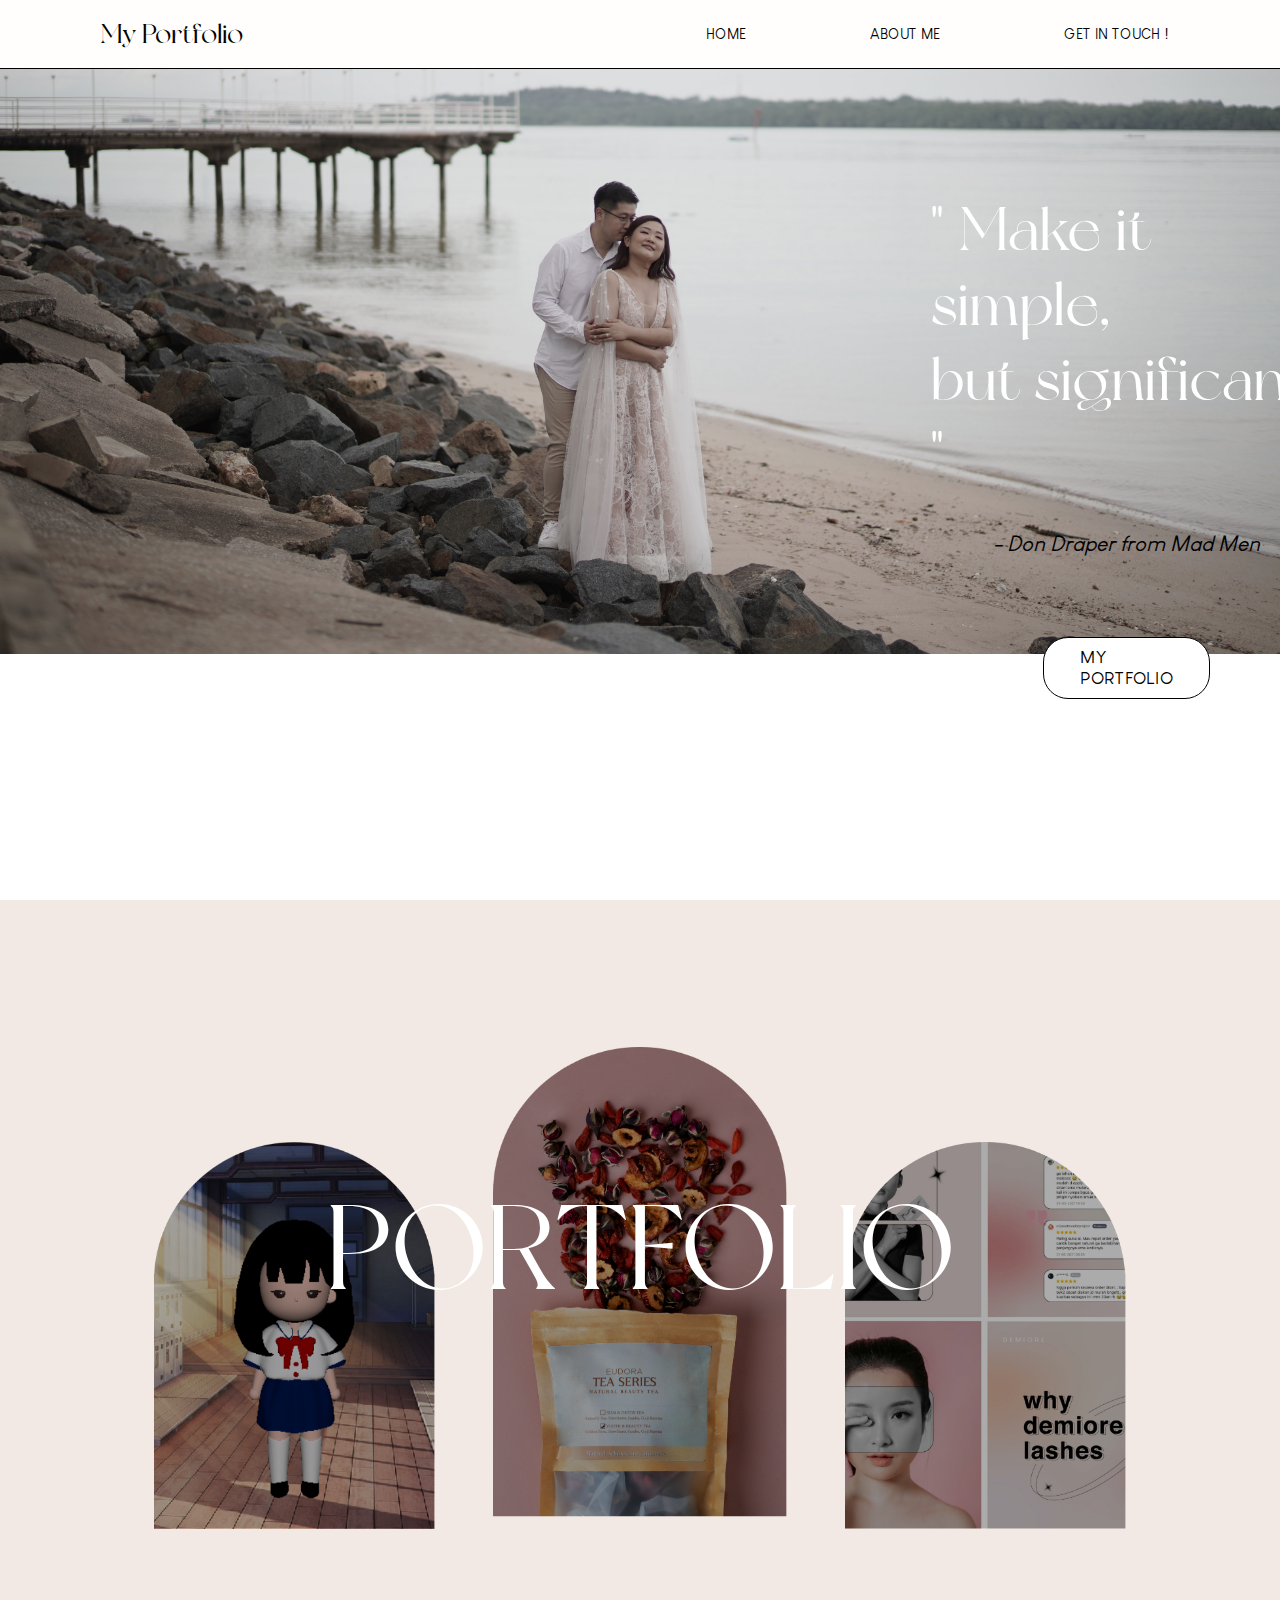
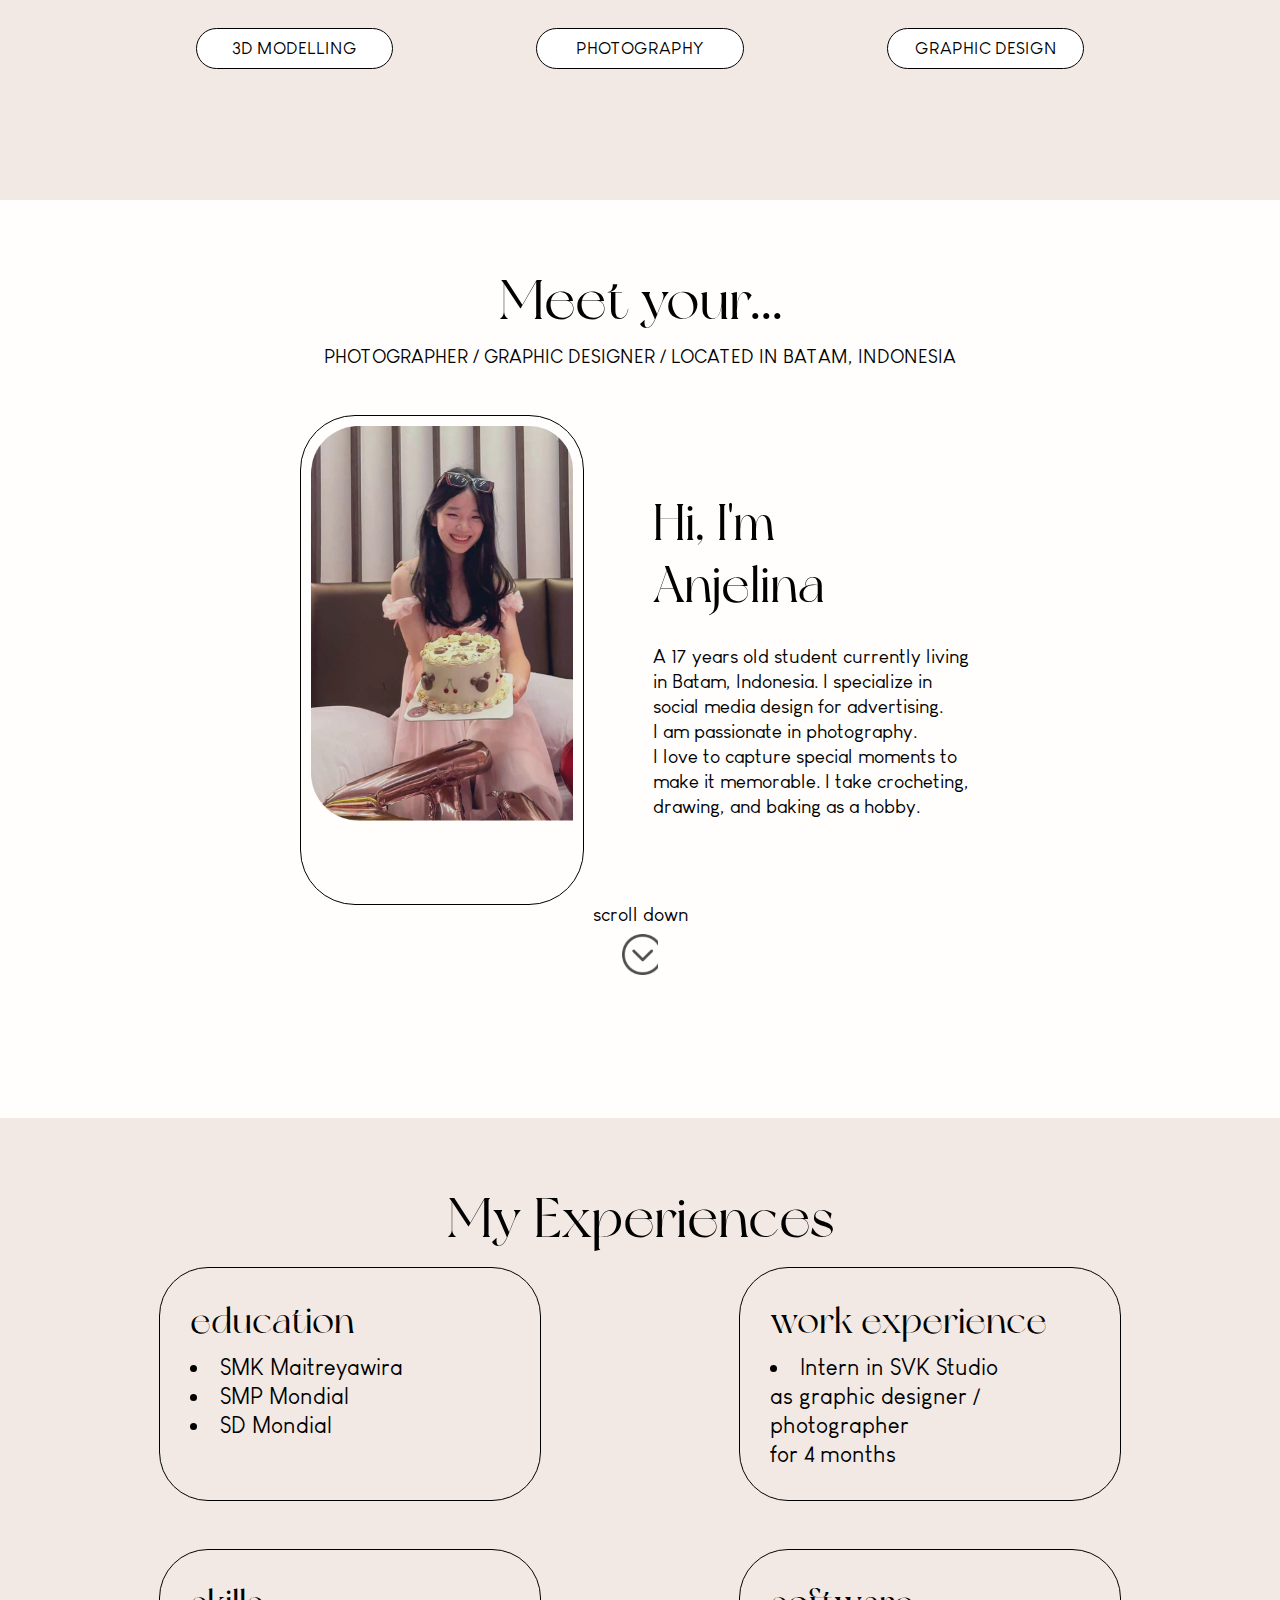
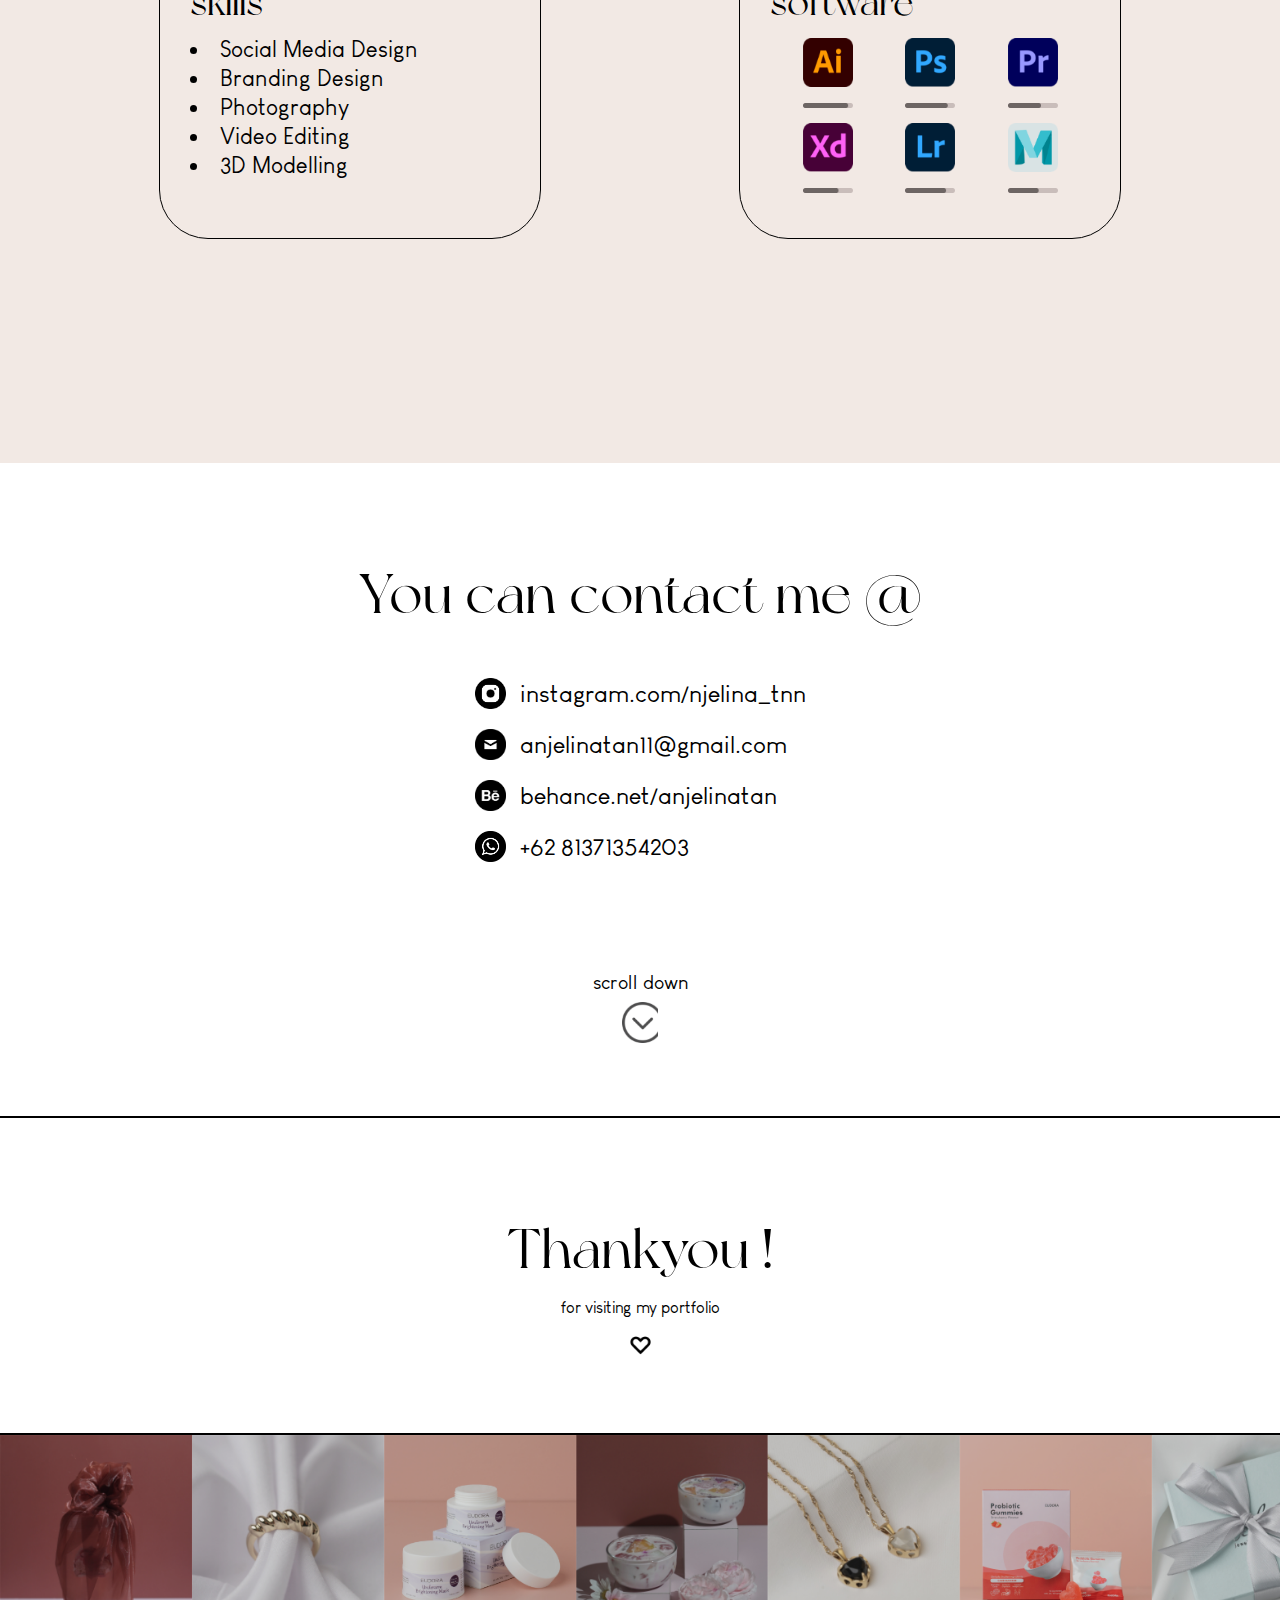
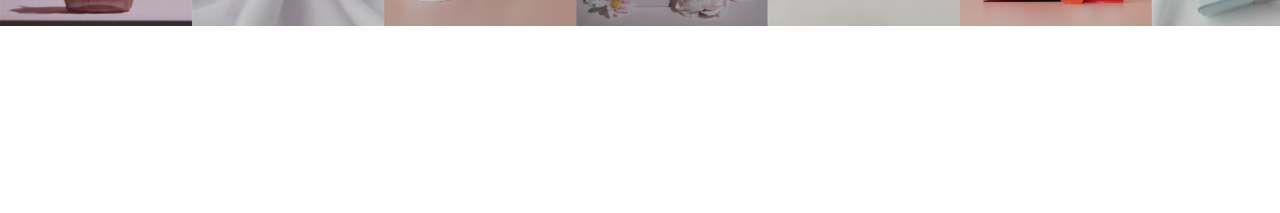
<file: Website/index.html>
<html lang="en">

<head>
    <meta charset="UTF-8">
    <meta http-equiv="X-UA-Compatible" content="IE=edge">
    <meta name="viewport" content="width=device-width, initial-scale=1.0">
    <title>Myportfolio</title>
    <link rel="stylesheet" href="style.css">
</head>

<body>
    <nav>
        <div class="navtext">
            <a href="">My Portfolio</a>
        </div>
        <div class="navigasi">
            <a class="" href="">HOME</a>
            <a href="index.html#AboutMe_Page">ABOUT ME</a>
            <a href="index.html#Contact_Page">GET IN TOUCH !</a>
        </div>
    </nav>

    <header>
        <div class="BG_Back">
            <div class="BG_Front"></div>
            <img src="Images/Homepage.png" width="100%" height="100%" alt="">
        </div>
        <div class="HeaderText">
            <div class="TitleHeader">
                <h1>" Make it simple,</br>
                    but significant. "</h1>
                <p>- Don Draper from Mad Men</p>
                <div class="ButtonHeader">
                    <a href="index.html#Portfolio_Page">MY PORTFOLIO</a>
                </div>
            </div>
        </div>
    </header>
    <section>
        <div id="Portfolio_Page" class="Page01">
            <div class="Img_PG01">
                <div class="IMG01_PG01">
                    <div class="PG0101"></div>
                    <a href="./redirect_html/Modelling.html">3D MODELLING</a>
            
                </div>
                <div class="IMG02_PG01">
                    <div class="PG0102"></div>
                    <a href="./redirect_html/Photography.html">PHOTOGRAPHY</a>
                </div>
                <div class="IMG03_PG01">
                    <div class="PG0103"></div>
                    <a href="./redirect_html/Design.html">GRAPHIC DESIGN</a>
                </div>
            </div>
            <div class="Text_PG01">
                <p>PORTFOLIO</p>
            </div>
        </div>
    </section>

    <section>
        <div id="AboutMe_Page" class="Page02">
            <div class="Content_PG02">
                <div class="Title_PG02">Meet your...</div>
                <div class="Text_PG02">PHOTOGRAPHER / GRAPHIC DESIGNER / LOCATED IN BATAM, INDONESIA</div>
                <div class="Content_02PG02">
                    <div class="Img_PG02"></div>
                    <div class="Detail_PG02">
                        <h1>Hi, I'm</br>Anjelina</h1>
                        <p>A 17 years old student currently living</br>in Batam, Indonesia. I specialize in</br>social
                            media design for advertising.</br>I am passionate in photography.</br>I love to capture
                            special moments to</br>make it memorable. I take crocheting,</br>drawing, and baking as a
                            hobby.</p>
                    </div>
                </div>
                <div class="Scroll_PG02">
                    <div class="ArrowText_PG02">scroll down</div>
                    <div class="Arrow_PG02"></div>
                </div>
            </div>
        </div>
    </section>
    <section>
        <div class="Page03">
            <div class="Content_PG03">
                <div class="Title_PG02">My Experiences</div>
                <div class="Text_PG03">
                    <div class="Section_01PG03">
                        <div class="Education">
                            <p>education</p>
                            <li>SMK Maitreyawira</li>
                            <li>SMP Mondial</li>
                            <li>SD Mondial </li>
                        </div>
                        <div class="work_experience">
                            <p>work experience</p>
                            <li>Intern in SVK Studio</br>as graphic designer / photographer</br>for 4 months</li>
                        </div>
                    </div>
                    <div class="Section_02PG03">
                        <div class="Skills">
                            <p>skills</p>
                            <li>Social Media Design</li>
                            <li>Branding Design</li>
                            <li>Photography</li>
                            <li>Video Editing</li>
                            <li>3D Modelling</li>
                        </div>
                        <div class="Software">
                            <p>software</p>
                            <div class="Software-div">
                                <div class="Line1">
                                    <div class="AI_Logo"></div>
                                    <div class="AI_PB"></div>
                                    <div class="XD_Logo"></div>
                                    <div class="XD_PB"></div>
                                </div>
                                <div class="Line2">
                                    <div class="PS_Logo"></div>
                                    <div class="PS_PB"></div>
                                    <div class="LR_Logo"></div>
                                    <div class="LR_PB"></div>
                                </div>
                                <div class="Line3">
                                    <div class="PR_Logo"></div>
                                    <div class="PR_PB"></div>
                                    <div class="MAYA_Logo"></div>
                                    <div class="MAYA_PB"></div>
                                </div>
                            </div>
                        </div>
                    </div>
                </div>
            </div>
    </section>
    <section>
        <div id="Contact_Page"class="Page04">
            <div class="Content_PG04">
                <div class="Title_PG04"><p>You can contact me @</p></div>
                <div class="Detail_PG04">
                    <div class="Text_PG04">
                        <div class="Insta">
                            <a href=""><img src="Images/IG.png" width="" height="" alt=""></a>
                            <a href="">instagram.com/njelina_tnn</a>
                        </div>
                        <div class="Gmail">
                            <a href=""><img src="Images/email.png" width="" height="" alt=""></a>
                            <a href="">anjelinatan11@gmail.com</a>
                        </div>
                        <div class="Behance">
                            <a href=""><img src="Images/behance.png" width="" height="" alt=""></a>
                            <a href="">behance.net/anjelinatan</a>
                        </div>
                        <div class="NoHP">
                            <a href=""><img src="Images/wa.png" width="" height="" alt=""></a>
                            <a href="">+62 81371354203</a>
                        </div>
                    </div>
                </div>
                <div class="Scroll_PG04">
                    <div class="ArrowText_PG02">scroll down</div>
                    <div class="Arrow_PG02"></div>
                </div>
                <div class="line"></div>
                <div class="footer_PG04">
                    <div class="TitleFooter_PG04"><p>Thankyou !</p></div>
                    <div class="Detail_PG0402">
                        <P>for visiting my portfolio</P>
                    </div>
                    <div class="Hearticon"></div>
                    <div class="FooterIMG_PG04"></div>
                </div> 
            </div>
    
    </section>
</body>

</html>
</file>
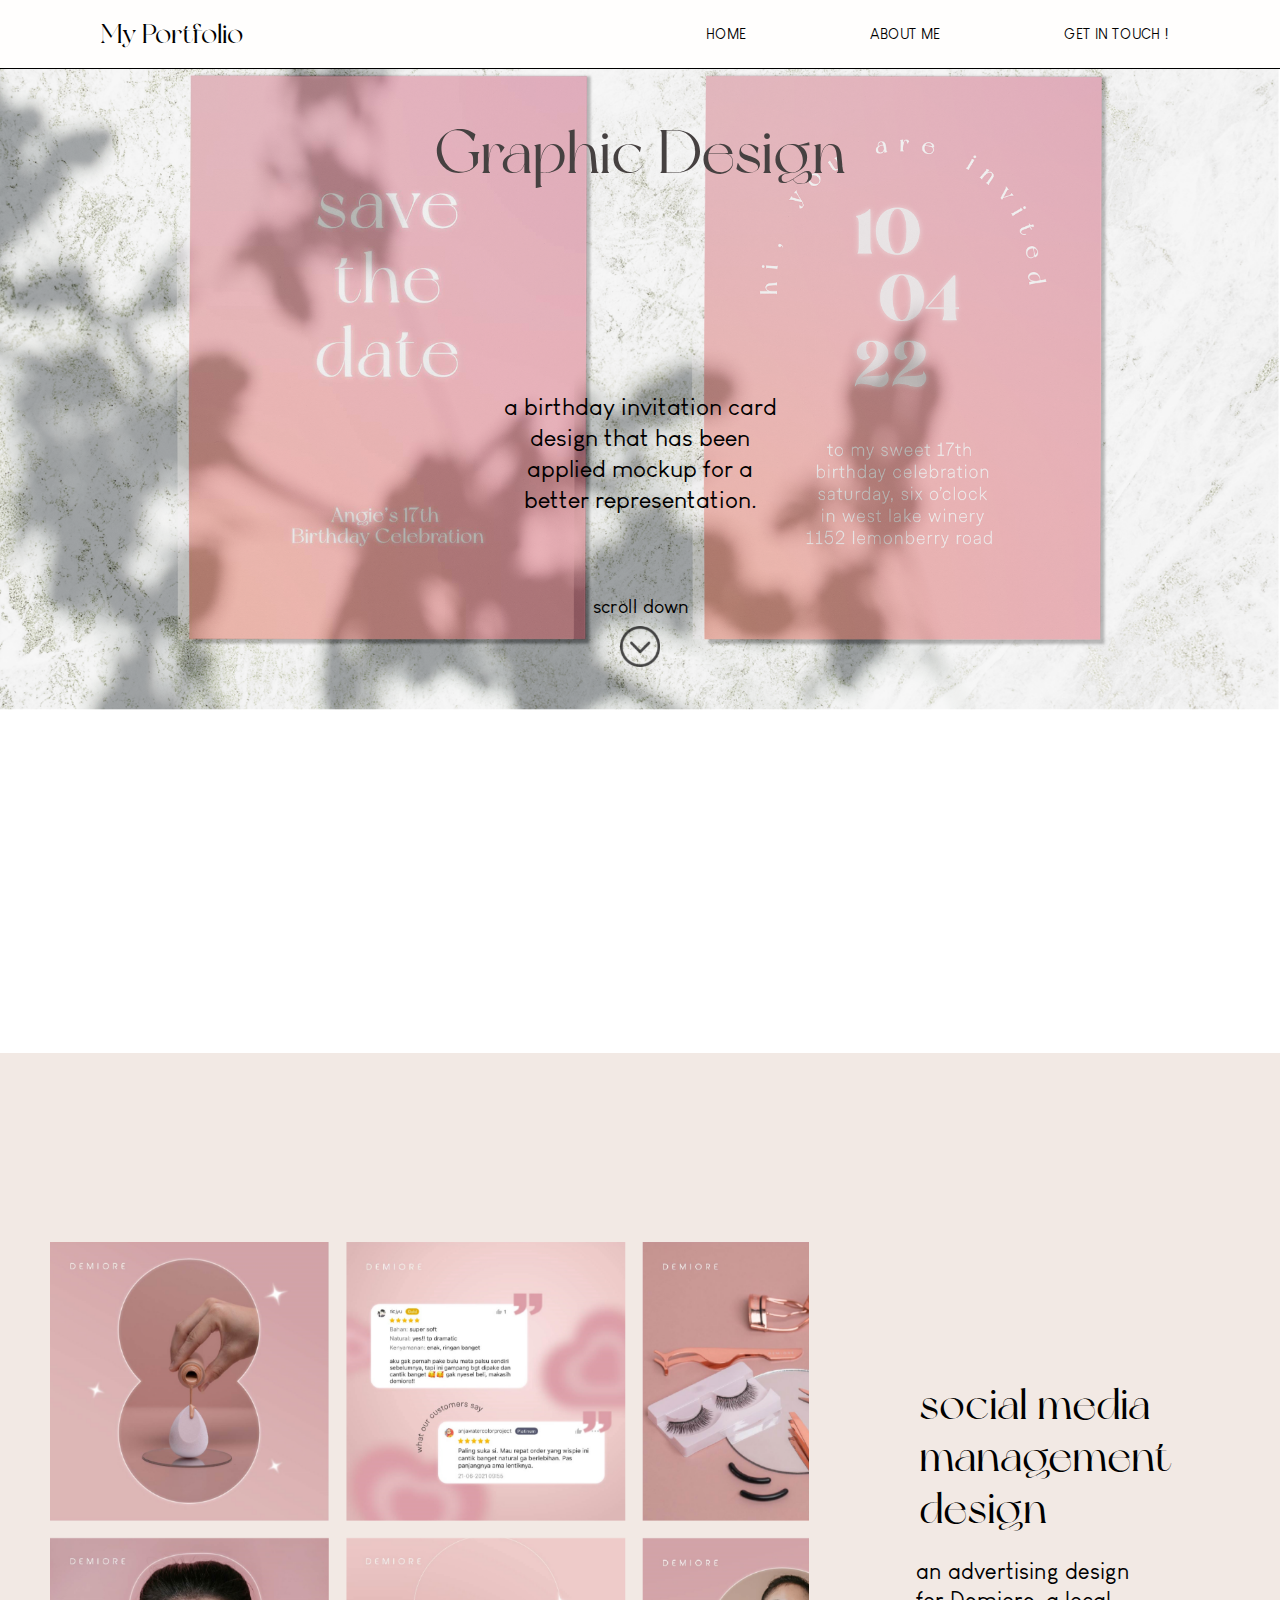
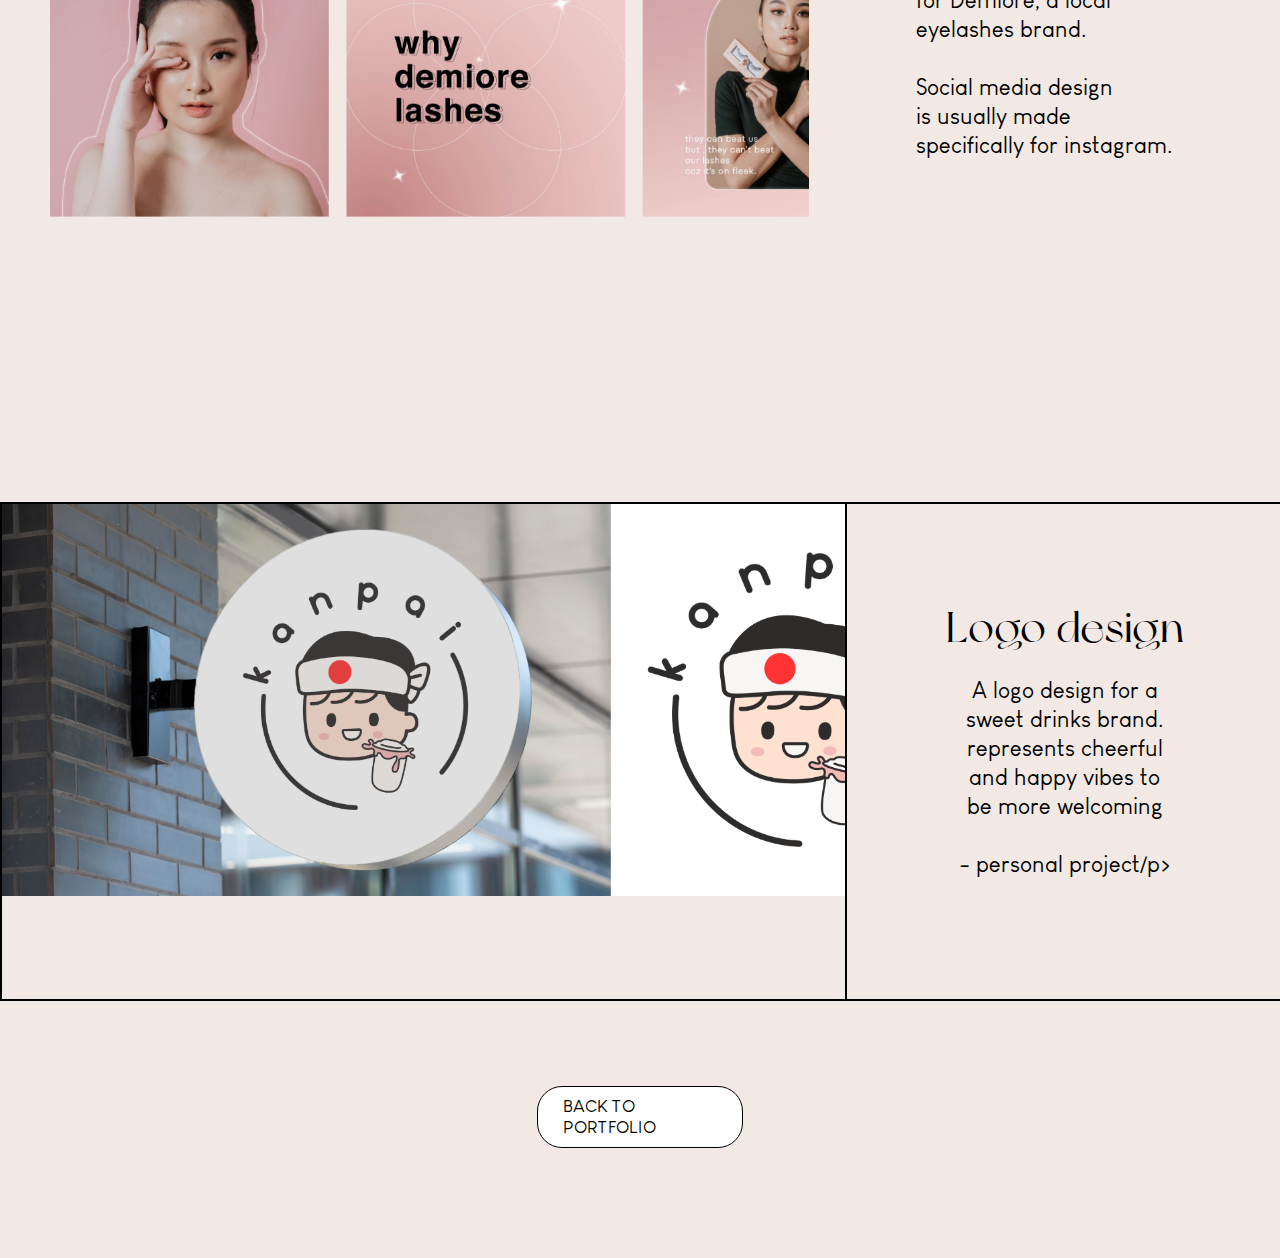
<file: Website/redirect_html/Design.html>
<html lang="en">

<head>
    <meta charset="UTF-8">
    <meta http-equiv="X-UA-Compatible" content="IE=edge">
    <meta name="viewport" content="width=device-width, initial-scale=1.0">
    <title>Design</title>
    <link rel="stylesheet" href="../redirect_html/Design.css">
</head>
<body>
    <nav>
        <div class="navtext">
            <a href="">My Portfolio</a>
        </div>
        <div class="navigasi">
            <a href="../index.html">HOME</a>
            <a href="">ABOUT ME</a>
            <a href="">GET IN TOUCH !</a>
        </div>
    </nav>
</body>
<header>
    <div class="BG_Back">
        <div class="BG_Front"></div>
        <img src="../Images/GD01.png"  alt="" style="width:100%;height:100%;margin-top:57px;" >
    </div>
    <div class="HeaderText">
        <div class="TitleHeader">
            <p>Graphic Design</p>
        </div>
        <div class="Text">
            <p>a birthday invitation card</br>
                design that has been</br>
                applied mockup for a</br>
                better representation.</p>
        </div>
        <div class="Scroll">
            <div class="ArrowText">scroll down</div>
            <div class="Arrow"></div>
        </div>
    </div>
</header>
<section>
    <div class="Page01">
        <div class="Section01">
            <div class="IMG01_SC01"></div>
            <div class="Text_SC01">
                <div class="Title_SC01">
                    <p>social media</br>
                    management</br>
                    design</p>
                </div>
                <div class="Detail_SC01">
                    <p>an advertising design</br>  
                        for Demiore, a local</br>
                        eyelashes brand.</br>
                    </br>
                        Social media design</br>
                        is usually made</br>
                        specifically for instagram.
                    </p>
                </div>
            </div>
        </div>
    </div>
</section>
<section>
    <div class="Page02">
        <div class="Section_02">
            <div class="IMG01_SC02"></div>
            <div class="Text_SC02">
                <div class="Title_SC02">
                <p>Logo design</p></div>
            <div class="Detail_SC02">
                <p>A logo design for a</br>
                    sweet drinks brand.</br>
                    represents cheerful</br>
                    and happy vibes to</br>
                    be more welcoming</br>
                </br>
                    - personal project/p>
                </div>
            </div>
        </div>
        <div class="BackButton">
            <a href="../index.html#Portfolio_Page">BACK TO PORTFOLIO</a>
        </div>
    </div>
</section>
</file>
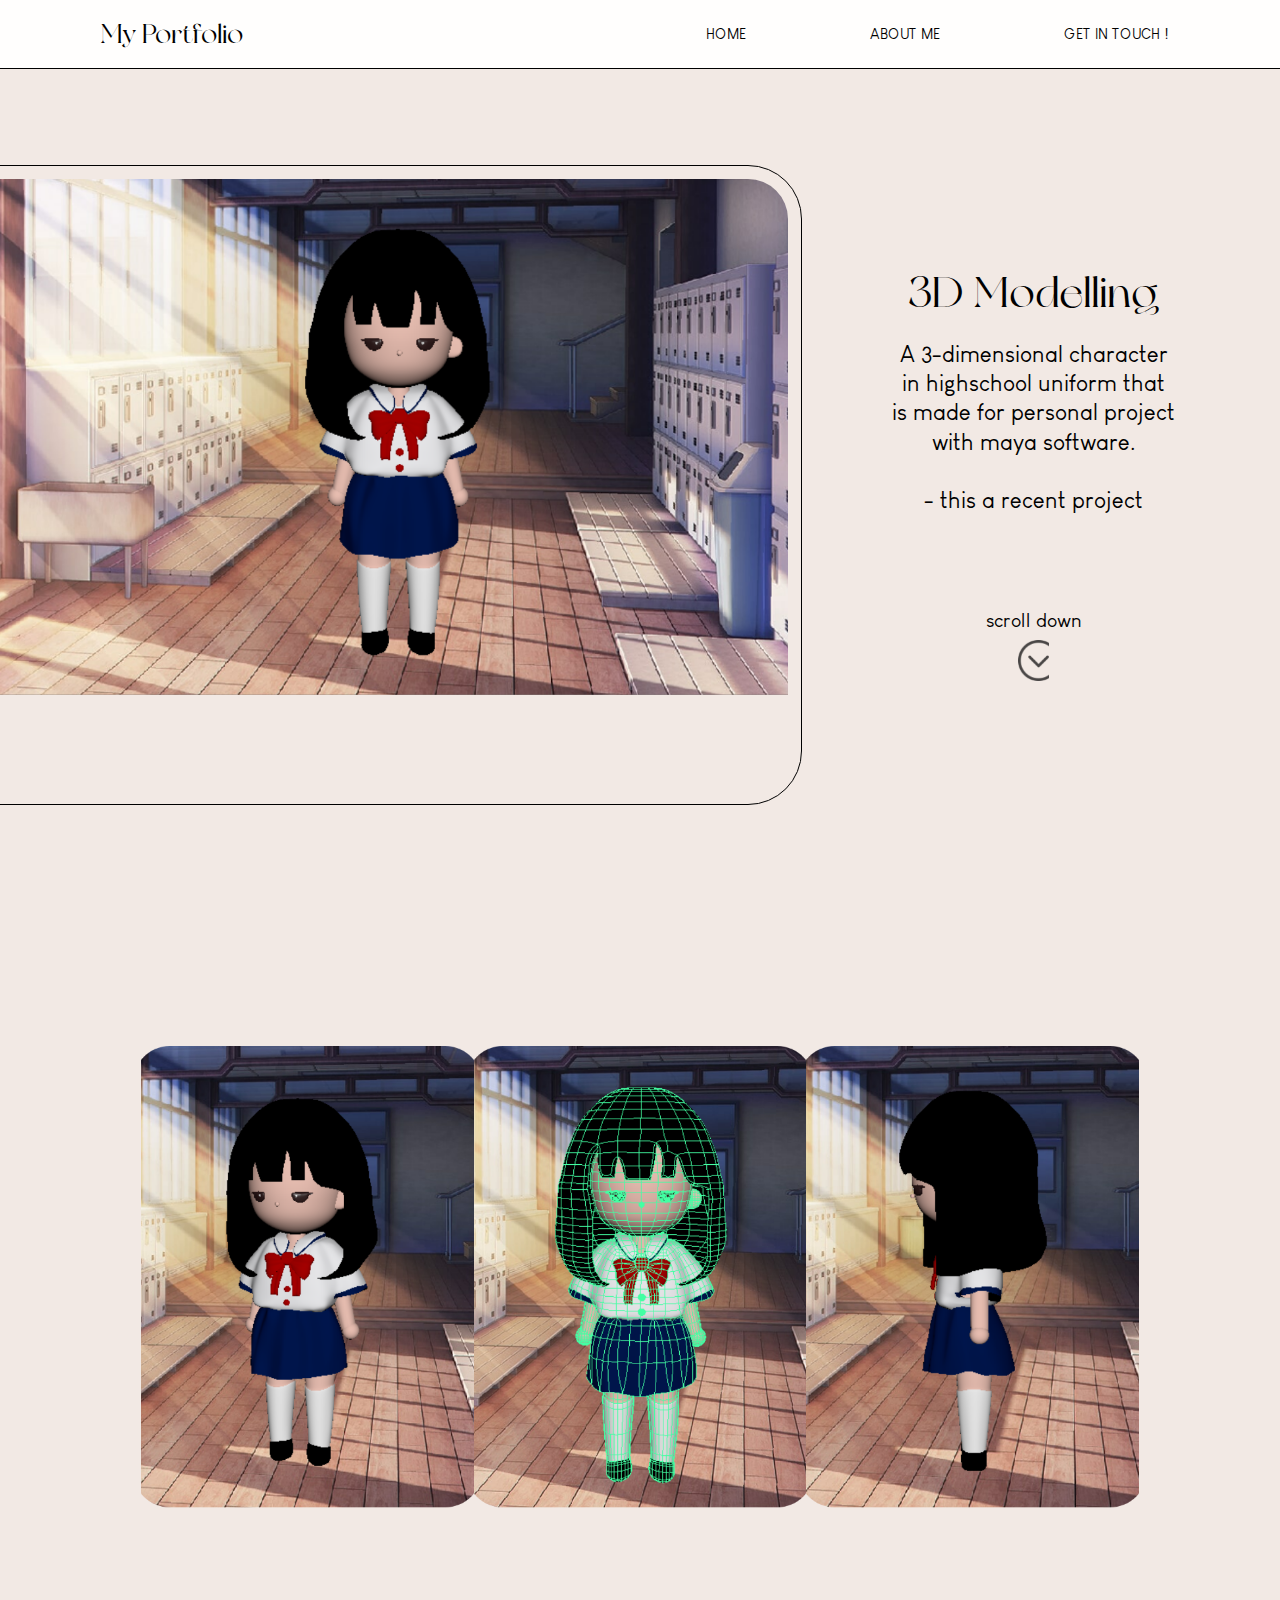
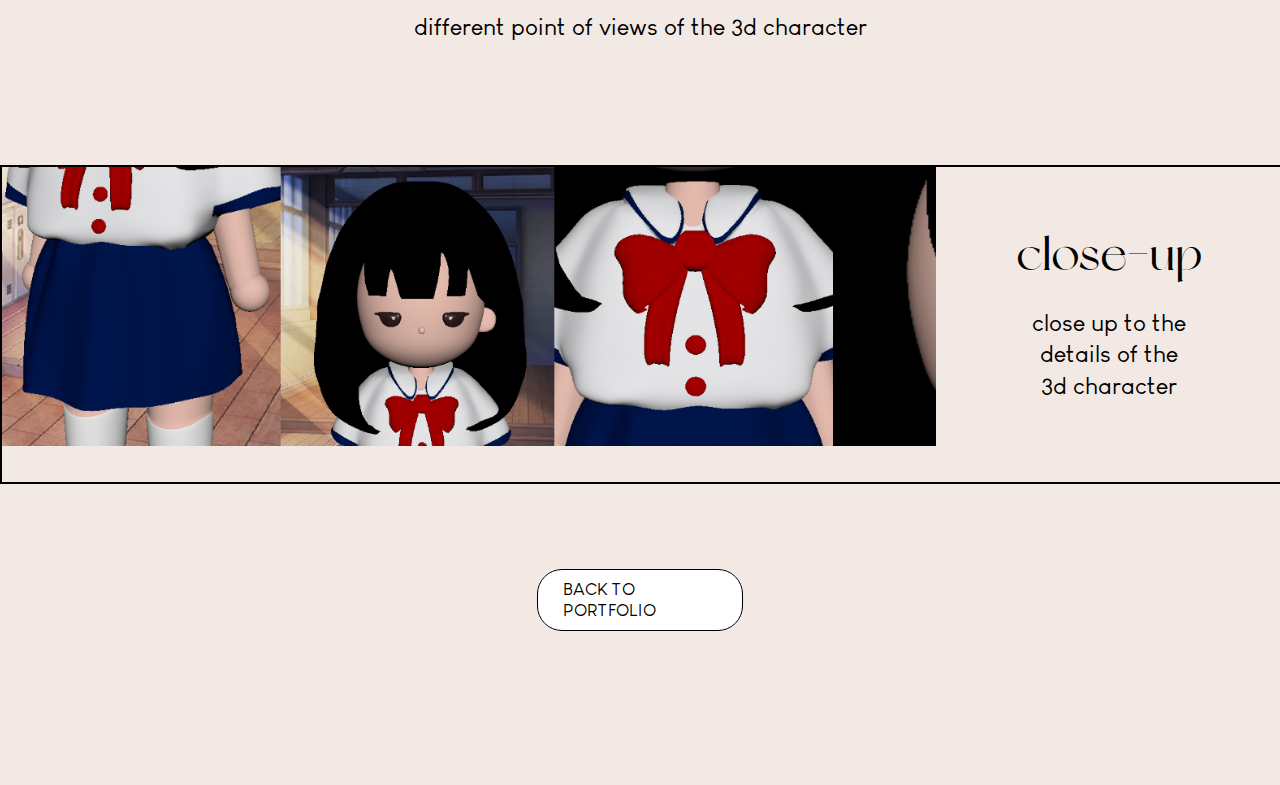
<file: Website/redirect_html/Modelling.html>
<html lang="en">

<head>
    <meta charset="UTF-8">
    <meta http-equiv="X-UA-Compatible" content="IE=edge">
    <meta name="viewport" content="width=device-width, initial-scale=1.0">
    <title>Modelling</title>
    <link rel="stylesheet" href="../redirect_html/Modelling.css">
</head>
<body>
    <nav>
        <div class="navtext">
            <a href="">My Portfolio</a>
        </div>
        <div class="navigasi">
            <a href="../index.html">HOME</a>
            <a href="">ABOUT ME</a>
            <a href="">GET IN TOUCH !</a>
        </div>
    </nav>
</body>
<section>
    <div class="Page01">
        <div class="Section01">
            <div class="IMG01_PG01"></div>
            <div class="Text_SC01">
                <div class="Title_SC01">
                    <p>3D Modelling</p>
                </div>
                <div class="Detail_SC01">
                    <p>A 3-dimensional character</br>
                    in highschool uniform that</br>
                    is made for personal project</br>
                    with maya software.</br></br>
                    - this a recent project
                    </p>
                </div>
                <div class="Scroll_PG01">
                    <div class="ArrowText_PG01">scroll down</div>
                    <div class="Arrow_PG01"></div>
                </div>
            </div>
        </div>
    </div>
</section>
<section>
    <div class="Page02">
        <div class="Section_02">
            <div class="IMG_PG02">
                <div class="IMG01_PG02"></div>
                <div class="IMG02_PG02"></div>
                <div class="IMG03_PG02"></div>
            </div>
            <div class="Text_PG02">
                <p>different point of views of the 3d character</p>
            </div>
        </div>
        <div class="Section_03">
            <div class="IMG04_PG02"></div>
            <div class="Text_SC03">
                <div class="Title_SC03">
                    <p>close-up</p></div>
                <div class="Detail_SC03">
                    <p>close up to the</br>
                    details of the</br>
                    3d character</p>
                </div>
            </div>
        </div>
        <div class="BackButton">
            <a href="../index.html#Portfolio_Page">BACK TO PORTFOLIO</a>
        </div>
    </div>
</section>
</file>
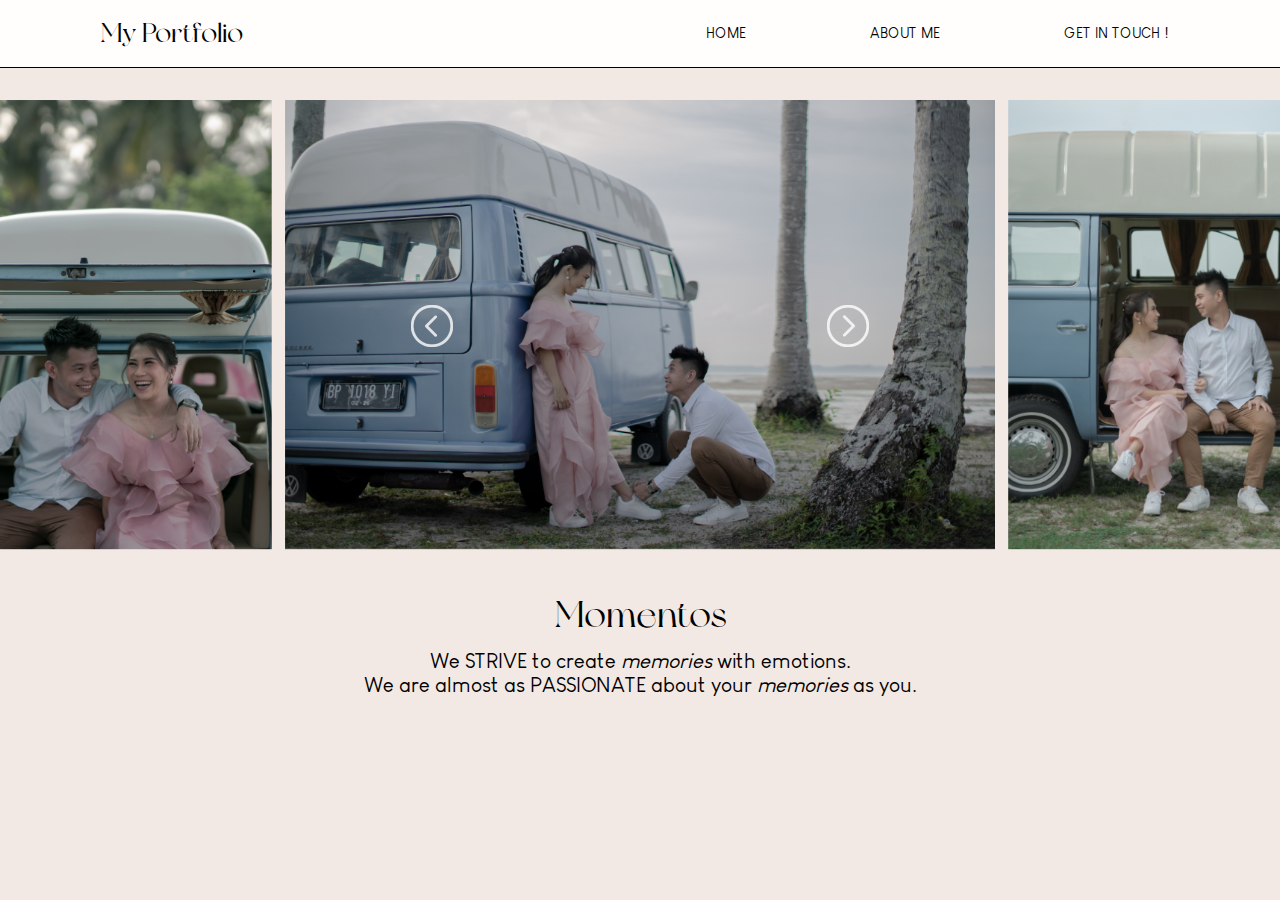
<file: Website/redirect_html/Photography.html>
<html lang="en">

<head>
    <meta charset="UTF-8">
    <meta http-equiv="X-UA-Compatible" content="IE=edge">
    <meta name="viewport" content="width=device-width, initial-scale=1.0">
    <title>Myportfolio</title>
    <link rel="stylesheet" href="Photography.css">
</head>

<body>
    <nav>
        <div class="navtext">
            <a href="">My Portfolio</a>
        </div>
        <div class="navigasi">
            <a href="../index.html">HOME</a>
            <a href="../index.html">ABOUT ME</a>
            <a href="">GET IN TOUCH !</a>
        </div>
    </nav>

    <div class="big-wrapper">
        <div class="wrapper">
            <div id="left" class="arrow"><img src="Images/ArrowRight.png" alt=""></div>
            <div class="carousel">
                <img src="Images/PP01.png" alt="">
                <img src="Images/PP02.png" alt="">
                <img src="Images/PP03.png" alt="">
                <img src="Images/PP04.png" alt="">
                <img src="Images/PP05.png" alt="">
                <img src="Images/PP06.png" alt="">
            </div>
            <div id="right" class="arrow"><img src="Images/ArrowRight.png" alt=""></div>
        </div>
    </div>
    <div class="next-section">
        <div class="Title">
            <p>Momentos</p>
        </div>
        <div class="Caption">
            <p>We STRIVE to create <i>memories</i> with emotions. <br> We are almost as PASSIONATE about your <i>memories</i> as you.</p>
        </div>

    </div>
    <script src="Photography.js"></script>
</body>
</file>
<file: Website/style.css>
@font-face {
    font-family: Newyork;
    src: url(font/Newyork.otf);
}

@font-face {
    font-family: LouisGeorgeCafe;
    src: url(font/LouisGeorgeCafe.ttf);
}

body {
    margin: 0 ;
    width: 100%;
}


/*nav bar*/

nav {
    z-index: 2;
    left: 0;
    right: 0;
    position: fixed;
    background-color:#FFFEFD;
    height: 7.5vh;
    align-items: center;
    display: flex ;
    border-bottom: 1.5px solid black;
    justify-content: space-between;
    padding: 0 100px;
    font-weight: 500;}

.navtext {
    font-family: Newyork ;
    font-size: 1.7em;}

.navigasi {
    display: flex;
    font-family: LouisGeorgeCafe ;
    font-size: 0.9em;}

a { 
    color: black;
    text-decoration: none;}

.navigasi a {
    padding: 4px 12px;
    margin-left: 100px;}


.BG_Back{
    position: absolute;
    z-index: -1;
}


/** HEADER **/

header{
    height: 100vh;
}

.HeaderText {
    margin-left: 930px;
    z-index: 1;
    position: absolute;
    margin-top: 150px;
    display: flex;
}

.TitleHeader h1 {
    color: white;
    font-size: 3.8rem;
    font-family: Newyork;
    font-weight: normal;
}

.TitleHeader p {
    display: flex;
    justify-content: center;
    font-size: 1.35em;
    font-family: LouisGeorgeCafe;
    font-style: italic;
}

.ButtonHeader {
    display: flex;
    justify-content: center;
    background-color: white;
    border: 1.5px solid black;
    border-radius: 25px;
    font-family: LouisGeorgeCafe;
    font-size: 1.1em;
    padding: 9px 36px;
    margin: 80px 113px;
    transition-duration: 0.4s;
}

.ButtonHeader:hover {
    background-color: #EEE0D9;
}

/** PORTFOLIO PAGE **/

.Page01 {
    position: relative;
    background-color: #F2E9E4;
    height: 100vh;
    width: 100%;
} 

.Img_PG01{
    width: 100%;
    padding-top: 80px;
    display: flex;
    justify-content: center;
    align-items: flex-end;
}
.PG0101{
    background-image: url("Images/Modelling.png");
}
.PG0102{
    height: 67vh;
    background-size: 294px;
    background-image: url("Images/Photography.png");
}
.PG0103{
    background-image: url("Images/Design.png");
}

.PG0101, .PG0102, .PG0103{
    background-position: center;
}
.PG0101, .PG0102, .PG0103, .Img_PG02, .Arrow_PG02, .Hearticon, .FooterIMG_PG04{
background-repeat: no-repeat;
}

.PG0101, .PG0103{
    height: 55vh;
    background-size: 281px ;
}

.IMG01_PG01, .IMG02_PG01, .IMG03_PG01 {
    padding: 0px 18px;
    display: flex;
    flex-direction: column;
}

.IMG01_PG01, .IMG03_PG01 {
    width: 299px;
}

.IMG02_PG01 {
    width: 320px;
}

.Text_PG01{
    font-family: Newyork;
    display: flex;
    justify-content: center;
    font-size: 7.5em;
    padding-top: 154px;
    color: white;
    text-shadow: #D5CECB;
    position: absolute;
    top: 0;
    right: 0;
    left: 0;
}

.IMG01_PG01 a, .IMG02_PG01  a, .IMG03_PG01 a {
    margin-top: 45px;
    font-family: LouisGeorgeCafe;
    display: flex;
    background-color: white;
    border: 1.5px solid black;
    border-radius: 25px;
    padding: 9px 23px;
    width: 50%;
    justify-content: center;
    font-size: 1.1em;
    align-self: center;
    transition-duration: 0.4s;
}

.IMG01_PG01 a:hover, .IMG02_PG01  a:hover, .IMG03_PG01 a:hover {
    background-color: #EEE0D9;
}

/*ABOUT ME TAB*/

.Page02{
    background-color: #FFFEFD;
    width: 100%;
    height: 102vh;
}

.Img_PG02{
    background-image: url("Images/Aboutme.png");
    height: 52vh;
    width: 20.4%;
    background-size: 311px;
    outline: 1.7px solid black;
    outline-offset: 10px;
    border-radius: 44px;
}

.Title_PG02 {
    font-family: Newyork;
    font-size: 3.5em;
    padding: 65px 0px 12px 0px;
}

.Text_PG02 {
    font-size: 1.2em;
    font-family: LouisGeorgeCafe;
}

.Title_PG02, .Text_PG02 {
    display: flex;
    justify-content: center;
}

.Content_02PG02 {
    display: flex;
    justify-content: center;
    align-items: center;
    padding-top: 58px;
}

.Detail_PG02{
    padding-left: 80px;
}
.Detail_PG02 h1{
    font-family: Newyork;
    font-weight: normal;
    font-size: 3.2em;
    margin: 10px 0px 30px 0px;
}

.Detail_PG02 p{
    font-family: LouisGeorgeCafe;
    font-size: 1.2em;
    line-height: 1.3em;
}

.ArrowText_PG02{
    font-size: 1.2em;
    padding-bottom: 8px;
    font-family: LouisGeorgeCafe;
}

.Arrow_PG02{
    width: 2.8%;
    background-size: 41px;
    height: 6vh;
    background-image: url("Images/arrow.png");
}

.Scroll_PG02{
    padding: 10px 0px;
    display: flex;
    flex-direction: column;
    align-items: center;
}

/*page3*/

.Page03 {
    height: 105vh;
    background-color: #F2E9E4;
}
.Text_PG03{
    padding-top: 34px;
}
.Text_PG03 p{
    font-family: Newyork;
    font-size: 2.3em;
    margin: 0;
}

.Text_PG03 li {
    font-family: LouisGeorgeCafe;
    font-size: 1.4em;
    line-height: 1.3;
}

/*content*/

.Section_01PG03, .Section_02PG03 {
    display: flex;
    flex-direction: row;
    justify-content: center;
    margin-top: 0px;
}

.Section_02PG03{ 
    margin-top: 110px;
}
.Education, .work_experience, .Skills, .Software {
    outline: 1.5px solid black;
    outline-offset: 30px;
    border-radius: 18px;
    width: 25%;
}

.work_experience, .Software {
    margin-left: 260px;
}

.Education p, .work_experience p, .Skills p {
    padding-bottom: 10px;
}

.Software p{
    padding-bottom: 13px;
}

/*software*/

.AI_Logo, .PS_Logo, .MAYA_Logo, .PR_Logo, .LR_Logo, .XD_Logo {
    height: 50px;
    width: 50px;
    background-size: 50px;
    padding-bottom: 15px;
    background-repeat: no-repeat;
    margin: 0px 20px;
}

.AI_PB, .PR_PB,.PS_PB,.LR_PB,.XD_PB,.MAYA_PB{
    height: 10px;
    background-size: 50px;
    background-repeat: no-repeat; 
    padding-bottom: 10px;
    margin: 0px 20px;
}

.AI_Logo{
    background-image: url("Images/AI.png");
}

.AI_PB{
    background-image: url("Images/PB-AI.png"); 
}
.PS_Logo{
    background-image: url("Images/Photoshop.png");
}

.PS_PB{
    background-image: url("Images/PB-PS.png");
}

.MAYA_Logo{
    background-image: url("Images/Maya.png");
}

.MAYA_PB{
    background-image: url("Images/PB-MAYA.png");
}

.PR_Logo{
    background-image: url("Images/Premiere\ Pro.png");
}

.PR_PB{
    background-image: url("Images/PB-PR.png");
}

.XD_Logo{
    background-image: url("Images/Xd.png");
}

.XD_PB{
    background-image: url("Images/PB-XD.png");
}

.LR_Logo{
    background-image: url("Images/Lightroom.png");
}

.LR_PB{
    background-image: url("Images/PB-LR.png");
}

.Software-div{
    display: flex;
}

.Software-div{
    justify-content: space-evenly;
}

.Page04 {
    height: 150vh;
    width :100%;
}

.Title_PG04 {
    font-family: Newyork;
    padding: 96px 0px 35px 0px;
    font-size: 3.5em;
    display: flex;
    justify-content: center;
}


.Detail_PG04{
    display: flex;
    justify-content: center;
    padding-top: 15px;
}

.Text_PG04 {
    font-family: LouisGeorgeCafe;
    font-size: 1.5em;
    display: flex;
    flex-direction: column;
    align-items: flex-start;
    line-height: 0.4;  
}

.Scroll_PG04{
    padding: 90px 0px 60px 0px;
    display: flex;
    flex-direction: column;
    align-items: center;
}

.line{
    border-top: 2px solid black;
}

.Insta, .Behance, .NoHP ,.Gmail{
    display: flex;
    align-items: center;
    padding-bottom: 20px;
}
.Insta a img, .Gmail a img , .Behance a img, .NoHP a img{
    width: 31px;
    padding-right: 14px;
}

.Detail_PG0402{
    font-family: LouisGeorgeCafe;
    font-size: 1em;
}

.TitleFooter_PG04 {
    font-family: Newyork;
    padding-top: 96px;
    font-size: 3.5em;
}

.TitleFooter_PG04 p, .Title_PG04 p  {
    margin: 0;}

.Footer_PG04 {
    display: flex;
    flex-direction: column;
    align-items: center;
}

.Hearticon{
    background-image: url("Images/Heart.png");
    height: 25px;
    width: 25px;
    background-size: 25px;
}

.FooterIMG_PG04{
    background-image: url("Images/footer.png");
    height: 191px;
    width: 100%;
    background-size: 1536px;
    margin-top: 75px;
    border-top: 2px solid black;
}
</file>
<file: Website/redirect_html/Design.css>
@font-face {
    font-family: Newyork;
    src: url(../font/Newyork.otf);
}

@font-face {
    font-family: LouisGeorgeCafe;
    src: url(../font/LouisGeorgeCafe.ttf);
}

body {
    margin: 0 ;
    width: 100%;
}

/*for nav button*/
.aktif {
    border: 1.5px solid black;
    border-radius: 9px;
}

/*nav bar*/

nav {
    z-index: 2;
    left: 0;
    right: 0;
    position: fixed;
    background-color:#FFFEFD;
    height: 7.5vh;
    align-items: center;
    display: flex ;
    border-bottom: 1.5px solid black;
    justify-content: space-between;
    padding: 0 100px;
    font-weight: 500;}

.navtext {
    font-family: Newyork ;
    font-size: 1.7em;}

.navigasi {
    display: flex;
    font-family: LouisGeorgeCafe ;
    font-size: 0.9em;}

a { 
    color: black;
    text-decoration: none;}

.navigasi a {
    padding: 4px 12px;
    margin-left: 100px;}

    .BG_Back{
        position: absolute;
        z-index: -1;
    }
    
    
    /** HEADER **/
    
header{
    height: 117vh;
}
    
.HeaderText {
    display: flex;
    justify-content: center;
    z-index: 1;
    position: absolute;
    margin-top: 53px;
    width: 100%;
    flex-direction: column;
    align-items: center;
}
    
.TitleHeader p {
    color: #464141;
    font-size: 3.8rem;
    font-family: Newyork;
}
    
.Text {
    font-size: 1.5em;
    font-family: LouisGeorgeCafe;
    text-align: center;
    position: absolute;
    padding-top: 171px;
    line-height: 1.3;
}

.Scroll{
    display: flex;
    flex-direction: column;
    align-items: center;
    margin-top: 346px;
}
.ArrowText{
    font-size: 1.2em;
    padding-bottom: 8px;
    font-family: LouisGeorgeCafe;
}

.Arrow{
    width: 43%;
    height: 6.3vh;
    background-repeat: no-repeat;
    background-size: 41px;
    background-image: url("../Images/arrow.png");
}

.Page01{
    height: 111vh;
    width: 100%;
    display: flex;
    align-items: center;
    background-color: #F2E9E4;
    padding-bottom: 50px;
}

.Section01{
    width: 100%;
    display: flex;
}

.IMG01_SC01{
    background-image: url("../Images/GD02.png");
    background-size: 872px;
    background-repeat: no-repeat;
    height: 76vh;
    width: 1031px;
    margin: 62px 0px 0px 50px;

}

.Text_SC01{
    width: 50%;
    display: flex;
    flex-direction: column;
    justify-content: center;
    padding-top: 56px;
    align-items: center;
}

.Title_SC01 p {
    font-family: Newyork;
    font-size: 2.7em;
    margin: 0;
}

.Detail_SC01{
    font-family: LouisGeorgeCafe;
    font-size: 1.4em;
    line-height: 1.3;
}

/*Section2*/
.Section_02{
    width: 100%;
    display: flex;
    border: 2px solid black;
}

.IMG01_SC02{
    background-size: 1001px;
    background-repeat: no-repeat;
    background-image: url(../Images/GD03.png);
    height: 55vh;
    width: 66%;
}

.Text_SC02{
    display: flex;
    flex-direction: column;
    text-align: center;
    width: 34%;
    justify-content: center;
    border-left: 2px solid black;
}

.Title_SC02 p {
    font-family: Newyork;
    font-size: 2.7em;
    margin: 0;
}

.Detail_SC02{
    font-family: LouisGeorgeCafe;
    font-size: 1.4em;
    line-height: 1.3;
}

.BackButton{
    display: flex;
    margin-top: 85px;
    justify-content: center;
}

.BackButton a {
    width: 12%;
    font-family: LouisGeorgeCafe;
    background-color: white;
    border: 1.5px solid black;
    border-radius: 25px;
    padding: 9px 25px;
    display: flex;
    justify-content: center;
    font-size: 1.1em;
    align-self: center;
    transition-duration: 0.4s;
}

.BackButton a:hover {
    background-color: #EEE0D9;
}

.Page02{
    background-color: #F2E9E4;
    height: 84vh;
}
</file>
<file: Website/redirect_html/Modelling.css>
@font-face {
    font-family: Newyork;
    src: url(../font/Newyork.otf);
}

@font-face {
    font-family: LouisGeorgeCafe;
    src: url(../font/LouisGeorgeCafe.ttf);
}

body {
    margin: 0 ;
    width: 100%;
}

/*nav bar*/

nav {
    z-index: 2;
    left: 0;
    right: 0;
    position: fixed;
    background-color:#FFFEFD;
    height: 7.5vh;
    align-items: center;
    display: flex ;
    border-bottom: 1.5px solid black;
    justify-content: space-between;
    padding: 0 100px;
    font-weight: 500;}

.navtext {
    font-family: Newyork ;
    font-size: 1.7em;}

.navigasi {
    display: flex;
    font-family: LouisGeorgeCafe ;
    font-size: 0.9em;}

a { 
    color: black;
    text-decoration: none;}

.navigasi a {
    padding: 4px 12px;
    margin-left: 100px;}

/*section-1*/

.Page01{
    height: 100vh;
    display: flex;
    align-items: center;
    background-color: #F2E9E4;
}

.Section01{
    padding-top: 70px;
    width: 100%;
    display: flex;
}

.IMG01_PG01{
    background-image: url("../Images/Model_01.png");
    background-size: 872px;
    background-repeat: no-repeat;
    height: 68vh;
    width: 1024px;
    outline: 1.5px solid black;
    outline-offset: 13px;
    border-start-end-radius: 40px;
    border-end-end-radius: 40px;
}

.Text_SC01{
    width: 50%;
    display: flex;
    flex-direction: column;
    justify-content: center;
    text-align: center;
    padding-bottom: 10px;
}

.Title_SC01 p {
    font-family: Newyork;
    font-size: 2.7em;
    margin: 0;
}

.Detail_SC01{
    font-family: LouisGeorgeCafe;
    font-size: 1.4em;
    line-height: 1.3;
}

.Scroll_PG01{
    display: flex;
    flex-direction: column;
    align-items: center;
    margin-top: 73px;
}
.ArrowText_PG01{
    font-size: 1.2em;
    padding-bottom: 8px;
    font-family: LouisGeorgeCafe;
}

.Arrow_PG01{
    width: 6.3%;
    height: 6vh;
    background-repeat: no-repeat;
    background-size: 41px;
    background-image: url("../Images/arrow.png");
}

/*Page02*/

.Page02 {
    height: 165vh;
    background-color: #F2E9E4;
}

.Section02{
    width: 100%;
}

.IMG_PG02{
    display: flex;
    justify-content: center;
    padding-top: 80px;
}
.IMG_PG02 > div {
    display: flex;
    background-repeat: no-repeat;
    background-position: center;
    width: 26%;
    height: 66vh;
    background-size: 349px;
}

.IMG01_PG02{
    background-image: url(../Images/POV-1.png);
}

.IMG02_PG02{
    background-image: url(../Images/POV-2.png);
}

.IMG03_PG02{
    background-image: url(../Images/POV-3.png);
}

.Text_PG02{
    font-family: LouisGeorgeCafe;
    font-size: 1.5em;
    display: flex;
    justify-content: center;
    padding-top: 15px;
}

/*Section3*/

.Section_03{
    width: 100%;
    display: flex;
    border: 2px solid black;
    margin-top: 100px;
}

.IMG04_PG02{
    background-size: 1110px;
    background-repeat: no-repeat;
    background-image: url(../Images/Closeup.png);
    height: 35vh;
    width: 73%;
}

.Text_SC03{
    display: flex;
    flex-direction: column;
    text-align: center;
    width: 27%;
    justify-content: center;
}

.Title_SC03 p {
    font-family: Newyork;
    font-size: 3em;
    margin: 0;
}

.Detail_SC03{
    font-family: LouisGeorgeCafe;
    font-size: 1.5em;
    line-height: 1.3;
}

.BackButton{
    display: flex;
    margin-top: 85px;
    justify-content: center;
}

.BackButton a {
    width: 12%;
    font-family: LouisGeorgeCafe;
    background-color: white;
    border: 1.5px solid black;
    border-radius: 25px;
    padding: 9px 25px;
    display: flex;
    justify-content: center;
    font-size: 1.1em;
    align-self: center;
    transition-duration: 0.4s;
}

.BackButton a:hover {
    background-color: #EEE0D9;
}
</file>
<file: Website/redirect_html/Photography.css>
*{
    margin: 0;
    padding: 0;
    box-sizing: border-box;
}

@font-face {
    font-family: Newyork;
    src: url(../font/Newyork.otf);
}

@font-face {
    font-family: LouisGeorgeCafe;
    src: url(../font/LouisGeorgeCafe.ttf);
}

body{
    background-color: rgb(242, 233,228);
  }


nav {
    z-index: 2;
    left: 0;
    right: 0;
    position: fixed;
    background-color:#FFFEFD;
    height: 7.5vh;
    align-items: center;
    display: flex ;
    border-bottom: 1.5px solid black;
    justify-content: space-between;
    padding: 0 100px;
    font-weight: 500;}

.navtext {
    font-family: Newyork ;
    font-size: 1.7em;}

.navigasi {
    display: flex;
    font-family: LouisGeorgeCafe ;
    font-size: 0.9em;}

a { 
    color: black;
    text-decoration: none;}

.navigasi a {
    padding: 4px 12px;
    margin-left: 100px;}

.big-wrapper{
    display: flex;
    align-items: center;
    justify-content: center;
    min-height: 60vh;
    padding: 0 0px;
}
    
.wrapper{
    max-width: 1600px;
    position: relative;
    padding-top: 100px;
}
    
.wrapper .carousel{
    white-space: nowrap;
    overflow: hidden;
    scroll-behavior: smooth;
}
    
.carousel img{
    height: 450px;
    object-fit: cover;
    width: calc(300% / 3);
    margin-left: 5px;
}
    
.carousel img:first-child{
    margin-left: 0px;
}
    
.arrow{
    position: absolute;
    top: 55%;
    transform: translateY(50%);
    cursor: pointer;
}
    
.arrow:first-child{
    left: 410px;
    transform: rotate(180deg);
}
    
.arrow:last-child{
    right: 410px;
    transform: rotate(360deg);
}

.next-section{
    width: 100%;
    height: 20vh;
    display: flex;
    flex-direction: column;
    align-items: center;
    justify-content: center;
}

.Title {
    font-family: NewYork;
    font-size: 2.3em;
    padding-bottom: 12px;
}

.Caption {
    text-align: center;
    font-family: LouisGeorgeCafe;
    font-size: 1.3rem;
}
</file>
